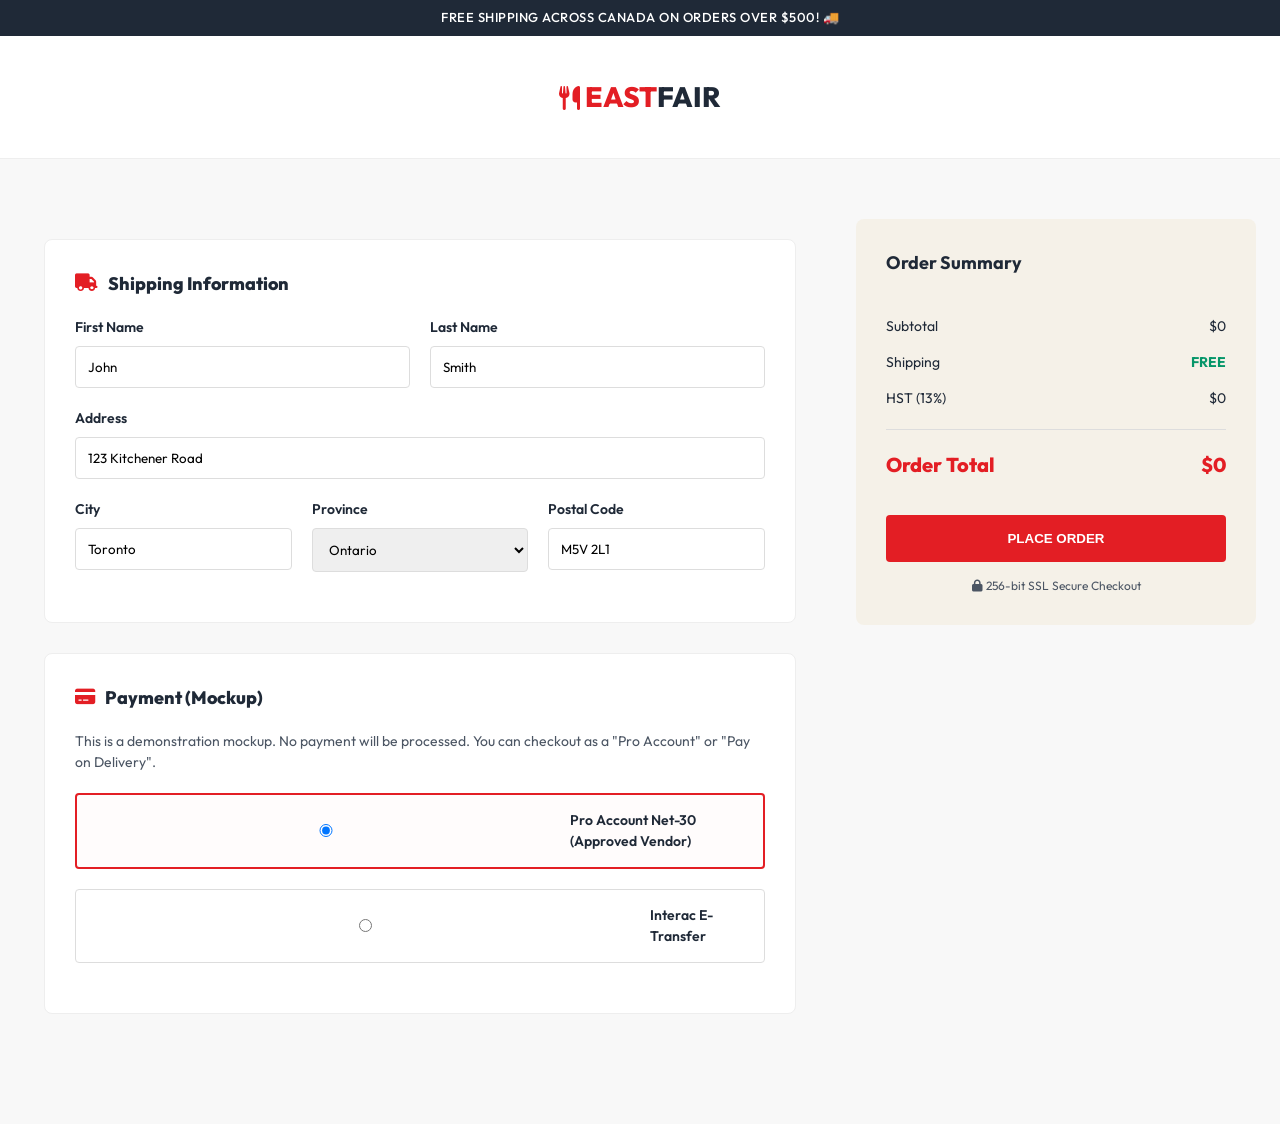
<file: checkout.html>
<!DOCTYPE html>
<html lang="en">
<head>
    <meta charset="UTF-8">
    <meta name="viewport" content="width=device-width, initial-scale=1.0">
    <title>Secure Checkout | EastFair - Professional Restaurant Supplies</title>
    <link rel="stylesheet" href="style.css">
    <link rel="stylesheet" href="https://cdnjs.cloudflare.com/ajax/libs/font-awesome/6.4.0/css/all.min.css">
    <style>
        .checkout-container {
            display: grid;
            grid-template-columns: 1fr 400px;
            gap: 40px;
            padding: 60px 0;
        }
        
        .checkout-main {
            padding: 20px;
        }

        .checkout-section {
            background: var(--bg-white);
            border: 1px solid var(--border-light);
            border-radius: 8px;
            padding: 30px;
            margin-bottom: 30px;
        }

        .checkout-section h2 {
            font-size: 18px;
            font-weight: 800;
            margin-bottom: 20px;
            display: flex;
            align-items: center;
            gap: 10px;
        }

        .form-group {
            margin-bottom: 20px;
        }

        .form-group label {
            display: block;
            font-size: 14px;
            font-weight: 600;
            margin-bottom: 8px;
        }

        .form-group input, .form-group select {
            width: 100%;
            padding: 12px;
            border: 1px solid var(--border-medium);
            border-radius: 4px;
            font-family: inherit;
        }

        .checkout-summary {
            background: var(--cream-bg);
            border-radius: 8px;
            padding: 30px;
            position: sticky;
            top: 100px;
            height: fit-content;
        }

        .summary-row {
            display: flex;
            justify-content: space-between;
            margin-bottom: 15px;
            font-size: 14px;
        }

        .summary-total {
            border-top: 1px solid var(--border-medium);
            padding-top: 20px;
            margin-top: 20px;
            font-size: 20px;
            font-weight: 800;
            color: var(--primary-red);
        }

        .order-complete-overlay {
            position: fixed;
            top: 0;
            left: 0;
            width: 100%;
            height: 100%;
            background: var(--bg-white);
            z-index: 5000;
            display: none;
            align-items: center;
            justify-content: center;
            text-align: center;
            padding: 20px;
        }

        .order-complete-overlay.active {
            display: flex;
        }

        .success-icon {
            width: 80px;
            height: 80px;
            background: #D1FAE5;
            color: #059669;
            border-radius: 50%;
            display: flex;
            align-items: center;
            justify-content: center;
            font-size: 32px;
            margin: 0 auto 30px;
        }

        @media (max-width: 900px) {
            .checkout-container { grid-template-columns: 1fr; }
            .checkout-summary { position: static; }
        }
    </style>
</head>
<body style="background: #f8f8f8;">

    <!-- Announcement Bar -->
    <div class="announcement-bar">
        FREE SHIPPING ACROSS CANADA ON ORDERS OVER $500! 🚚
    </div>

    <!-- Header (Condensed) -->
    <header class="main-header" style="background: white;">
        <div class="container" style="display: flex; justify-content: center; padding: 20px 0;">
            <div class="logo">
                <a href="index.html">
                    <i class="fas fa-utensils" style="font-size: 24px;"></i>
                    EAST<span>FAIR</span>
                </a>
            </div>
        </div>
    </header>

    <main class="container">
        <div class="checkout-container">
            <div class="checkout-main">
                <div class="checkout-section">
                    <h2><i class="fas fa-truck" style="color: var(--primary-red);"></i> Shipping Information</h2>
                    <div style="display: grid; grid-template-columns: 1fr 1fr; gap: 20px;">
                        <div class="form-group">
                            <label>First Name</label>
                            <input type="text" placeholder="John" value="John">
                        </div>
                        <div class="form-group">
                            <label>Last Name</label>
                            <input type="text" placeholder="Smith" value="Smith">
                        </div>
                    </div>
                    <div class="form-group">
                        <label>Address</label>
                        <input type="text" placeholder="Street Address" value="123 Kitchener Road">
                    </div>
                    <div style="display: grid; grid-template-columns: 1fr 1fr 1fr; gap: 20px;">
                        <div class="form-group">
                            <label>City</label>
                            <input type="text" placeholder="Toronto" value="Toronto">
                        </div>
                        <div class="form-group">
                            <label>Province</label>
                            <select>
                                <option>Ontario</option>
                                <option>Quebec</option>
                                <option>British Columbia</option>
                                <option>Alberta</option>
                            </select>
                        </div>
                        <div class="form-group">
                            <label>Postal Code</label>
                            <input type="text" placeholder="A1B 2C3" value="M5V 2L1">
                        </div>
                    </div>
                </div>

                <div class="checkout-section">
                    <h2><i class="fas fa-credit-card" style="color: var(--primary-red);"></i> Payment (Mockup)</h2>
                    <p style="font-size: 14px; color: var(--text-gray); margin-bottom: 20px;">This is a demonstration mockup. No payment will be processed. You can checkout as a "Pro Account" or "Pay on Delivery".</p>
                    <div class="form-group">
                        <label style="display: flex; align-items: center; gap: 10px; cursor: pointer; padding: 15px; border: 2px solid var(--primary-red); border-radius: 4px; background: #fffcfc;">
                            <input type="radio" name="payment" checked>
                            <span>Pro Account Net-30 (Approved Vendor)</span>
                        </label>
                    </div>
                    <div class="form-group">
                        <label style="display: flex; align-items: center; gap: 10px; cursor: pointer; padding: 15px; border: 1px solid var(--border-medium); border-radius: 4px;">
                            <input type="radio" name="payment">
                            <span>Interac E-Transfer</span>
                        </label>
                    </div>
                </div>
            </div>

            <aside class="checkout-summary">
                <h2 style="font-size: 18px; margin-bottom: 20px;">Order Summary</h2>
                <div id="checkout-items-list" style="max-height: 300px; overflow-y: auto; margin-bottom: 20px;">
                    <!-- Items injected by JS -->
                </div>
                
                <div class="summary-row">
                    <span>Subtotal</span>
                    <span id="checkout-subtotal">$0.00</span>
                </div>
                <div class="summary-row">
                    <span>Shipping</span>
                    <span style="color: #059669; font-weight: 700;">FREE</span>
                </div>
                <div class="summary-row">
                    <span>HST (13%)</span>
                    <span id="checkout-tax">$0.00</span>
                </div>
                <div class="summary-row summary-total">
                    <span>Order Total</span>
                    <span id="checkout-total">$0.00</span>
                </div>

                <button class="btn-checkout" style="margin-top: 20px;" onclick="placeOrder()">Place Order</button>
                <div style="text-align: center; margin-top: 15px; font-size: 12px; color: var(--text-gray);">
                    <i class="fas fa-lock"></i> 256-bit SSL Secure Checkout
                </div>
            </aside>
        </div>
    </main>

    <div class="order-complete-overlay" id="success-overlay">
        <div class="container">
            <div class="success-icon"><i class="fas fa-check"></i></div>
            <h1 style="font-size: 48px; margin-bottom: 10px;">Order Placed Successfully!</h1>
            <p style="font-size: 18px; color: var(--text-gray); margin-bottom: 30px;">Thank you for choosing EastFair. Your order number is <strong>#EF-2026-8812</strong>.</p>
            <p>Our team will contact you shortly to confirm delivery details.</p>
            <div style="margin-top: 40px; display: flex; gap: 20px; justify-content: center;">
                <button class="btn" style="border: none;" onclick="window.location.href='index.html'">Return to Store</button>
                <button class="btn" style="background: var(--dark-gray); border: none;" onclick="window.location.href='account.html'">View My Orders</button>
            </div>
        </div>
    </div>

    <script src="main.js"></script>
    <script>
        // Specific logic for checkout page summary
        document.addEventListener('DOMContentLoaded', () => {
            const list = document.getElementById('checkout-items-list');
            /* Disabled for demo:
            if (Cart.items.length === 0) {
                window.location.href = 'index.html';
                return;
            }
            */

            list.innerHTML = Cart.items.map(item => `
                <div style="display: flex; justify-content: space-between; font-size: 13px; margin-bottom: 10px;">
                    <div>${item.quantity}x ${item.name}</div>
                    <div style="font-weight: 700;">$${(item.price * item.quantity).toLocaleString()}</div>
                </div>
            `).join('');

            const subtotal = Cart.subtotal;
            const tax = subtotal * 0.13;
            const total = subtotal + tax;

            document.getElementById('checkout-subtotal').innerText = `$${subtotal.toLocaleString()}`;
            document.getElementById('checkout-tax').innerText = `$${tax.toLocaleString()}`;
            document.getElementById('checkout-total').innerText = `$${total.toLocaleString()}`;
        });

        function placeOrder() {
            // Simulated placement
            document.getElementById('success-overlay').classList.add('active');
            Cart.clear();
        }
    </script>
</body>
</html>
</file>
<file: style.css>
@import url('https://fonts.googleapis.com/css2?family=Outfit:wght@300;400;500;600;700;800&display=swap');

:root {
    --primary-red: #E31E24;
    --primary-red-hover: #C71A1F;
    --gold: #D4AF37;
    --cream-bg: #F5F1E8;
    --dark-gray: #1F2937;
    --text-gray: #4B5563;
    --light-gray: #E5E7EB;
    --border-light: #EEEEEE;
    --border-medium: #DDDDDD;
    --bg-white: #FFFFFF;
    --shadow-soft: 0 4px 12px rgba(0, 0, 0, 0.05);
    --shadow-strong: 0 8px 24px rgba(0, 0, 0, 0.1);
    --transition-base: all 0.3s cubic-bezier(0.4, 0, 0.2, 1);
    --container-width: 1280px;
}

* {
    margin: 0;
    padding: 0;
    box-sizing: border-box;
}

body {
    font-family: 'Outfit', sans-serif;
    color: var(--dark-gray);
    background-color: var(--bg-white);
    line-height: 1.5;
    -webkit-font-smoothing: antialiased;
}

a {
    text-decoration: none;
    color: inherit;
    transition: var(--transition-base);
}

ul {
    list-style: none;
}

img {
    max-width: 100%;
    display: block;
}

.container {
    max-width: var(--container-width);
    margin: 0 auto;
    padding: 0 24px;
}

/* Header & Navigation */
.announcement-bar {
    background-color: var(--dark-gray);
    color: var(--bg-white);
    text-align: center;
    padding: 8px 0;
    font-size: 13px;
    font-weight: 500;
    letter-spacing: 0.5px;
}

.main-header {
    border-bottom: 1px solid var(--border-light);
    padding: 20px 0;
    background: var(--bg-white);
    position: sticky;
    top: 0;
    z-index: 6000; /* Increased to stay above overlay */
}

.header-content {
    display: flex;
    align-items: center;
    justify-content: space-between;
    gap: 40px;
}

.logo {
    font-size: 28px;
    font-weight: 800;
    color: var(--primary-red);
    display: flex;
    align-items: center;
    gap: 12px;
}

.logo span {
    color: var(--dark-gray);
}

.search-bar {
    flex: 1;
    max-width: 600px;
    position: relative;
}

.search-bar input {
    width: 100%;
    padding: 12px 20px;
    padding-right: 50px;
    border: 1.5px solid var(--border-medium);
    border-radius: 8px;
    font-size: 14px;
    outline: none;
    transition: var(--transition-base);
}

.search-bar input:focus {
    border-color: var(--primary-red);
    box-shadow: 0 0 0 4px rgba(211, 47, 47, 0.1);
}

.search-bar i {
    position: absolute;
    right: 20px;
    top: 50%;
    transform: translateY(-50%);
    color: var(--text-gray);
}

.header-actions {
    display: flex;
    align-items: center;
    gap: 24px;
    font-weight: 600;
}

.nav-bar {
    position: relative;
    /* border-bottom removal as it's now in main-header */
}

.nav-links {
    display: flex;
    justify-content: center;
    gap: 20px;
    padding: 0; /* Handled by li padding now */
}

.nav-link {
    font-size: 14px;
    font-weight: 600;
    text-transform: uppercase;
    letter-spacing: 1px;
    position: relative;
    white-space: nowrap;
}

.nav-link::after {
    content: '';
    position: absolute;
    bottom: -5px;
    left: 0;
    width: 0;
    height: 2px;
    background: var(--primary-red);
    transition: var(--transition-base);
}

.nav-link:hover::after {
    width: 100%;
}

/* Mega Menu Styles */
.nav-links li {
    position: relative;
    padding: 15px 15px; /* Increased padding for better hover target */
    margin: 0 5px;
}

.mega-menu {
    position: absolute;
    top: 100%;
    left: 50%;
    transform: translateX(-50%) translateY(10px);
    width: 900px;
    background: var(--bg-white);
    border: 1px solid var(--border-light);
    box-shadow: var(--shadow-strong);
    display: flex;
    padding: 40px;
    gap: 40px;
    opacity: 0;
    visibility: hidden;
    transition: all 0.3s cubic-bezier(0.4, 0, 0.2, 1);
    z-index: 10000; /* Extremely high to stay above everything */
    pointer-events: none; /* Disable when invisible */
}

.nav-links li:hover .mega-menu {
    opacity: 1;
    visibility: visible;
    transform: translateX(-50%) translateY(0);
    pointer-events: auto;
}

/* More robust Hover bridge */
.nav-links li::after {
    content: '';
    position: absolute;
    bottom: -20px;
    left: 0;
    width: 100%;
    height: 30px; /* Wider bridge */
    display: block;
    z-index: 1;
}

.nav-bar {
    position: relative;
    z-index: 1500; /* Above header-content */
}

.mega-col {
    flex: 1;
}

.mega-col h4 {
    font-size: 14px;
    font-weight: 800;
    text-transform: uppercase;
    color: var(--primary-red);
    margin-bottom: 20px;
    border-bottom: 1px solid var(--border-light);
    padding-bottom: 10px;
}

.mega-col ul li {
    display: block;
    margin-bottom: 10px;
    padding: 0; /* Override */
}

.mega-col ul li a {
    font-size: 14px;
    color: var(--text-gray);
    font-weight: 500;
}

.mega-col ul li a:hover {
    color: var(--primary-red);
    padding-left: 5px;
}

.mega-promo {
    background: var(--cream-bg);
    padding: 20px;
    border-radius: 8px;
    text-align: center;
}

.mega-promo img {
    border-radius: 4px;
    margin-bottom: 15px;
}

.mega-promo h5 {
    font-weight: 700;
    margin-bottom: 10px;
}
.hero {
    position: relative;
    height: 600px;
    background: #000;
    overflow: hidden;
    display: flex;
    align-items: center;
}

.hero-img {
    position: absolute;
    top: 0;
    left: 0;
    width: 100%;
    height: 100%;
    object-fit: cover;
    opacity: 0.7;
}

.hero-content {
    position: relative;
    z-index: 10;
    max-width: 700px;
    color: var(--bg-white);
}

.hero-tag {
    background: var(--primary-red);
    padding: 6px 14px;
    font-size: 14px;
    font-weight: 700;
    display: inline-block;
    margin-bottom: 24px;
    text-transform: uppercase;
}

.hero h1 {
    font-size: 64px;
    font-weight: 800;
    line-height: 1.1;
    margin-bottom: 24px;
}

.hero p {
    font-size: 18px;
    margin-bottom: 40px;
    opacity: 0.9;
}

.btn {
    display: inline-block;
    padding: 16px 40px;
    background: var(--primary-red);
    color: var(--bg-white);
    font-weight: 700;
    border-radius: 4px;
    text-transform: uppercase;
    letter-spacing: 1px;
}

.btn:hover {
    background: var(--primary-red-hover);
    transform: translateY(-2px);
    box-shadow: var(--shadow-strong);
}

/* Category Grid */
.section-title {
    text-align: center;
    margin: 80px 0 40px;
}

.section-title h2 {
    font-size: 32px;
    font-weight: 800;
    text-transform: uppercase;
}

.category-row {
    display: grid;
    grid-template-columns: repeat(6, 1fr);
    gap: 20px;
    margin-bottom: 80px;
}

.category-item {
    text-align: center;
}

.category-circle {
    width: 100%;
    aspect-ratio: 1;
    background: var(--cream-bg);
    border-radius: 50%;
    margin-bottom: 16px;
    display: flex;
    align-items: center;
    justify-content: center;
    overflow: hidden;
    transition: var(--transition-base);
    border: 1px solid var(--border-light);
}

.category-item:hover .category-circle {
    border-color: var(--primary-red);
    box-shadow: var(--shadow-soft);
    transform: scale(1.05);
}

.category-item span {
    font-weight: 600;
    font-size: 14px;
}

/* Product Grid */
.product-grid {
    display: grid;
    grid-template-columns: repeat(4, 1fr);
    gap: 30px;
    margin-bottom: 80px;
}

.product-card {
    background: var(--bg-white);
    border: 1.5px solid var(--border-light);
    border-radius: 8px;
    padding: 20px;
    transition: var(--transition-base);
    position: relative;
}

.product-card:hover {
    border-color: var(--primary-red);
    box-shadow: var(--shadow-soft);
}

.product-img {
    background: var(--cream-bg);
    border-radius: 6px;
    padding: 20px;
    margin-bottom: 20px;
    aspect-ratio: 1;
    display: flex;
    align-items: center;
    justify-content: center;
    position: relative;
}

.badge {
    position: absolute;
    top: 10px;
    left: 10px;
    background: var(--primary-red);
    color: var(--bg-white);
    font-size: 10px;
    font-weight: 800;
    padding: 4px 8px;
    border-radius: 2px;
    text-transform: uppercase;
}

.product-info h3 {
    font-size: 16px;
    font-weight: 600;
    margin-bottom: 12px;
    height: 48px;
    overflow: hidden;
}

.price-row {
    display: flex;
    align-items: center;
    gap: 12px;
}

.price-new {
    font-size: 20px;
    font-weight: 800;
    color: var(--primary-red);
}

.price-old {
    font-size: 14px;
    text-decoration: line-through;
    color: var(--text-gray);
}

.quick-view {
    position: absolute;
    bottom: 20px;
    left: 20px;
    right: 20px;
    background: var(--dark-gray);
    color: var(--bg-white);
    text-align: center;
    padding: 10px;
    font-size: 12px;
    font-weight: 700;
    text-transform: uppercase;
    opacity: 0;
    transform: translateY(10px);
    transition: var(--transition-base);
}

.product-card:hover .quick-view {
    opacity: 1;
    transform: translateY(0);
}

/* Value Props */
.value-props {
    background: var(--cream-bg);
    padding: 60px 0;
    border-top: 1px solid var(--border-light);
}

.props-grid {
    display: grid;
    grid-template-columns: repeat(4, 1fr);
    gap: 40px;
}

.prop-item {
    display: flex;
    align-items: center;
    gap: 20px;
}

.prop-icon {
    font-size: 32px;
    color: var(--primary-red);
}

.prop-text h4 {
    font-size: 16px;
    font-weight: 700;
    margin-bottom: 4px;
}

.prop-text p {
    font-size: 14px;
    color: var(--text-gray);
}

/* Footer */
footer {
    background: var(--dark-gray);
    color: var(--bg-white);
    padding: 80px 0 40px;
}

.footer-grid {
    display: grid;
    grid-template-columns: 2fr 1fr 1fr 1fr;
    gap: 60px;
    margin-bottom: 60px;
}

.footer-col h4 {
    font-size: 18px;
    font-weight: 700;
    margin-bottom: 24px;
    text-transform: uppercase;
}

.footer-col p {
    color: #AAA;
    font-size: 14px;
    line-height: 2;
}

.footer-links li {
    margin-bottom: 12px;
}

.footer-links a {
    color: #AAA;
    font-size: 14px;
}

.footer-links a:hover {
    color: var(--primary-red);
    padding-left: 5px;
}

.footer-bottom {
    padding-top: 40px;
    border-top: 1px solid #333;
    display: flex;
    justify-content: space-between;
    font-size: 13px;
    color: #666;
}

/* Featured Categories (Change 1) */
.featured-categories {
    padding: 60px 0;
    background-color: var(--cream-bg);
}

.category-grid {
    display: grid;
    grid-template-columns: repeat(4, 1fr);
    gap: 24px;
}

/* Consolidated styles moved to main-header block */

.category-card {
    background: var(--bg-white);
    padding: 30px 20px;
    text-align: center;
    border-radius: 8px;
    border: 1px solid var(--border-light);
    transition: var(--transition-base);
    cursor: pointer;
    text-decoration: none;
    color: inherit;
    display: flex;
    flex-direction: column;
    align-items: center;
    justify-content: center;
    min-height: 200px;
}

.category-card i {
    font-size: 48px;
    color: var(--dark-gray);
    margin-bottom: 20px;
    transition: var(--transition-base);
}

.category-card h3 {
    font-size: 18px;
    font-weight: 700;
    margin-bottom: 8px;
    color: var(--dark-gray);
    transition: var(--transition-base);
}

.category-card .product-count {
    font-size: 14px;
    color: var(--text-gray);
    transition: var(--transition-base);
}

.category-card .shop-now {
    margin-top: 15px;
    font-weight: 700;
    font-size: 14px;
    color: var(--bg-white);
    opacity: 0;
    transform: translateY(10px);
    transition: var(--transition-base);
}

.category-card:hover {
    background-color: var(--primary-red);
    border-color: var(--primary-red);
    transform: translateY(-5px);
    box-shadow: var(--shadow-strong);
}

.category-card:hover i,
.category-card:hover h3,
.category-card:hover .product-count {
    color: var(--bg-white);
}

.category-card:hover .shop-now {
    opacity: 1;
    transform: translateY(0);
}

/* Enhanced Search (Change 5) */
.search-autocomplete {
    position: absolute;
    top: 100%;
    left: 0;
    right: 0;
    background: var(--bg-white);
    border: 1px solid var(--border-medium);
    border-top: none;
    border-radius: 0 0 8px 8px;
    box-shadow: var(--shadow-strong);
    z-index: 1100;
    display: none;
    max-height: 400px;
    overflow-y: auto;
}

.search-autocomplete.active {
    display: block;
}

.autocomplete-section {
    padding: 15px;
}

.autocomplete-section h4 {
    font-size: 12px;
    text-transform: uppercase;
    color: var(--text-gray);
    margin-bottom: 10px;
    border-bottom: 1px solid var(--border-light);
    padding-bottom: 5px;
}

.autocomplete-item {
    display: flex;
    align-items: center;
    gap: 15px;
    padding: 10px;
    cursor: pointer;
    transition: var(--transition-base);
    border-radius: 4px;
}

.autocomplete-item:hover {
    background-color: var(--cream-bg);
}

.autocomplete-item img {
    width: 40px;
    height: 40px;
    object-fit: contain;
    background: var(--cream-bg);
    border-radius: 4px;
}

.autocomplete-info {
    flex: 1;
}

.autocomplete-name {
    font-weight: 600;
    font-size: 14px;
}

.autocomplete-name span {
    color: var(--primary-red);
}

.autocomplete-meta {
    font-size: 12px;
    color: var(--text-gray);
}

/* Category Page (Change 3) */
.category-page-container {
    display: grid;
    grid-template-columns: 280px 1fr;
    gap: 30px;
    padding: 40px 0;
}

.filters-sidebar {
    background: var(--bg-white);
}

.filter-group {
    border-bottom: 1px solid var(--border-light);
    padding-bottom: 20px;
    margin-bottom: 20px;
}

.filter-header {
    display: flex;
    justify-content: space-between;
    align-items: center;
    cursor: pointer;
    margin-bottom: 15px;
}

.filter-header h4 {
    font-size: 16px;
    font-weight: 700;
}

.filter-content {
    display: flex;
    flex-direction: column;
    gap: 10px;
}

.filter-checkbox {
    display: flex;
    align-items: center;
    gap: 10px;
    font-size: 14px;
    cursor: pointer;
}

.filter-checkbox input {
    cursor: pointer;
    accent-color: var(--primary-red);
}

.filter-badge {
    margin-left: auto;
    font-size: 12px;
    color: var(--text-gray);
    background: var(--cream-bg);
    padding: 2px 6px;
    border-radius: 10px;
}

/* Comparison Toolbar (Change 2) */
.comparison-toolbar {
    position: fixed;
    bottom: 0;
    left: 0;
    right: 0;
    background: var(--dark-gray);
    color: var(--bg-white);
    padding: 15px 0;
    transform: translateY(100%);
    transition: var(--transition-base);
    z-index: 2000;
}

.comparison-toolbar.active {
    transform: translateY(0);
}

.toolbar-content {
    display: flex;
    justify-content: space-between;
    align-items: center;
}

.comparison-count {
    font-weight: 600;
}

.comparison-actions {
    display: flex;
    gap: 20px;
    align-items: center;
}

.compare-btn {
    background: var(--primary-red);
    border: none;
    color: white;
    padding: 8px 24px;
    border-radius: 4px;
    font-weight: 700;
    cursor: pointer;
}

.clear-selection {
    color: var(--light-gray);
    text-decoration: underline;
    font-size: 14px;
    cursor: pointer;
}

/* Product Detail Page (Change 4) */
.product-detail-grid {
    display: grid;
    grid-template-columns: 1fr 1fr;
    gap: 60px;
    margin: 40px 0;
}

.product-gallery {
    display: flex;
    flex-direction: column;
    gap: 20px;
}

.main-image {
    background: var(--cream-bg);
    border: 1px solid var(--border-light);
    border-radius: 8px;
    aspect-ratio: 1;
    display: flex;
    align-items: center;
    justify-content: center;
    overflow: hidden;
}

.thumbnail-list {
    display: flex;
    gap: 15px;
    overflow-x: auto;
    padding-bottom: 10px;
}

.thumbnail {
    width: 80px;
    height: 80px;
    border: 2px solid var(--border-light);
    border-radius: 4px;
    cursor: pointer;
    flex-shrink: 0;
    background: var(--bg-white);
}

.thumbnail.active {
    border-color: var(--primary-red);
}

.product-info-panel h1 {
    font-size: 32px;
    margin-bottom: 10px;
}

.product-meta {
    display: flex;
    gap: 20px;
    margin-bottom: 20px;
    font-size: 14px;
    color: var(--text-gray);
}

.rating-summary {
    display: flex;
    align-items: center;
    gap: 5px;
    color: var(--gold);
}

.product-pricing {
    margin-bottom: 30px;
}

.price-main {
    font-size: 36px;
    font-weight: 800;
    color: var(--primary-red);
}

.bulk-pricing {
    margin-top: 15px;
    background: var(--cream-bg);
    padding: 15px;
    border-radius: 4px;
}

.bulk-pricing table {
    width: 100%;
    font-size: 14px;
}

/* Tabs */
.detail-tabs {
    margin-top: 60px;
}

.tab-nav {
    display: flex;
    border-bottom: 2px solid var(--border-light);
    gap: 40px;
}

.tab-link {
    padding: 15px 0;
    font-weight: 700;
    cursor: pointer;
    position: relative;
    color: var(--text-gray);
}

.tab-link.active {
    color: var(--primary-red);
}

.tab-link.active::after {
    content: '';
    position: absolute;
    bottom: -2px;
    left: 0;
    width: 100%;
    height: 3px;
    background: var(--primary-red);
}

.tab-content {
    display: none;
    padding: 40px 0;
}

.tab-content.active {
    display: block;
}

.spec-table {
    width: 100%;
    border-collapse: collapse;
}

.spec-table tr {
    border-bottom: 1px solid var(--border-light);
}

.spec-table td {
    padding: 12px 15px;
}

.spec-table td:first-child {
    font-weight: 700;
    width: 30%;
    background: var(--cream-bg);
}

/* Responsive Overrides (Change 6) */
@media (max-width: 1024px) {
    .category-grid { grid-template-columns: repeat(2, 1fr); }
    .category-page-container { grid-template-columns: 1fr; }
    .filters-sidebar { display: none; } /* On mobile, we'd use a toggle */
    .product-detail-grid { grid-template-columns: 1fr; }
}

@media (max-width: 768px) {
    .category-grid { grid-template-columns: 1fr; }
    .hero h1 { font-size: 36px; }
    .nav-bar { display: none; } /* Use hamburger */
}


/* Cart Drawer Styles */
.drawer-overlay {
    position: fixed;
    top: 0;
    left: 0;
    width: 100%;
    height: 100%;
    background: rgba(0, 0, 0, 0.5);
    z-index: 5000; /* Below header and mobile-nav */
    opacity: 0;
    visibility: hidden;
    pointer-events: none;
    transition: var(--transition-base);
}

.drawer-overlay.active {
    opacity: 1;
    visibility: visible;
    pointer-events: auto;
}

.cart-drawer {
    position: fixed;
    top: 0;
    right: -400px;
    width: 400px;
    height: 100%;
    background: var(--bg-white);
    z-index: 2200;
    box-shadow: -5px 0 15px rgba(0,0,0,0.1);
    transition: var(--transition-base);
    display: flex;
    flex-direction: column;
}

.cart-drawer.active {
    right: 0;
}

.cart-drawer-header {
    padding: 24px;
    border-bottom: 1px solid var(--border-light);
    display: flex;
    justify-content: space-between;
    align-items: center;
}

.cart-drawer-header h3 {
    font-size: 20px;
    font-weight: 800;
    text-transform: uppercase;
}

.close-drawer {
    font-size: 24px;
    cursor: pointer;
    color: var(--text-gray);
}

.cart-items-container {
    flex: 1;
    overflow-y: auto;
    padding: 0 24px;
}

.cart-footer {
    padding: 24px;
    border-top: 1px solid var(--border-light);
    background: #fcfcfc;
}

.cart-total-row {
    display: flex;
    justify-content: space-between;
    margin-bottom: 20px;
}

.cart-total-row span:first-child {
    font-weight: 600;
    color: var(--text-gray);
}

.cart-total-row span:last-child {
    font-size: 20px;
    font-weight: 800;
    color: var(--primary-red);
}

.btn-checkout {
    width: 100%;
    padding: 16px;
    background: var(--primary-red);
    color: white;
    border: none;
    border-radius: 4px;
    font-weight: 700;
    text-transform: uppercase;
    cursor: pointer;
    transition: var(--transition-base);
}

.btn-checkout:hover {
    background: var(--primary-red-hover);
}

.mobile-nav, .mobile-menu-trigger {
    display: none;
}

/* --- Responsive Design --- */
@media (max-width: 1024px) {
    .container {
        padding: 0 20px;
    }
    .nav-links {
        gap: 20px;
    }
    .mega-menu {
        width: 95vw;
    }
}

@media (max-width: 768px) {
    .main-header {
        padding: 15px 0;
    }
    .header-content {
        display: grid;
        grid-template-columns: 50px 1fr 110px; /* Slightly wider side columns */
        align-items: center;
        gap: 10px;
        width: 100%;
        max-width: 100vw;
        padding: 10px 15px;
    }
    .search-bar {
        grid-row: 2;
        grid-column: 1 / span 3;
        margin: 5px 0;
    }
    .logo {
        grid-column: 2;
        justify-self: center;
    }
    .logo span {
        display: none;
    }
    .header-actions {
        grid-column: 3;
        gap: 12px;
        justify-self: end;
    }
    .header-actions a i {
        font-size: 18px;
    }
    .header-actions a span {
        display: none;
    }

    /* Mobile Menu Toggle */
    .mobile-menu-trigger {
        grid-column: 1;
        display: flex !important;
        align-items: center;
        justify-content: center;
        width: 44px;
        height: 44px;
        font-size: 24px;
        color: var(--dark-gray);
        background: none;
        border: none;
        cursor: pointer;
        z-index: 6500;
        margin-left: -5px; /* Slight offset for alignment */
        pointer-events: auto;
    }

    .nav-bar {
        display: none !important; /* Hide desktop nav */
    }

    /* Mobile Nav Overlay */
    .mobile-nav {
        position: fixed;
        display: block !important; /* Force display for transition */
        top: 0;
        left: 0;
        width: 85%;
        height: 100%;
        background: var(--bg-white);
        z-index: 7000;
        transform: translateX(-100%);
        transition: transform 0.4s cubic-bezier(0.4, 0, 0.2, 1);
        padding: 60px 30px;
        box-shadow: var(--shadow-strong);
        overflow-y: auto;
        pointer-events: none; /* Crucial fix: don't block clicks when hidden */
        visibility: hidden;
    }
    .mobile-nav.active {
        transform: translateX(0);
        pointer-events: auto;
        visibility: visible;
    }
    .mobile-nav-close {
        position: absolute;
        top: 20px;
        right: 20px;
        font-size: 24px;
        color: var(--text-gray);
        cursor: pointer;
    }
    .mobile-nav ul {
        list-style: none;
        padding: 0;
    }
    .mobile-nav li {
        margin-bottom: 25px;
        border-bottom: 1px solid var(--border-light);
        padding-bottom: 10px;
    }
    .mobile-nav a {
        font-size: 16px;
        font-weight: 700;
        color: var(--dark-gray);
        text-decoration: none;
        text-transform: uppercase;
        display: block;
    }

    /* Product Grid Responsive */
    .product-grid {
        grid-template-columns: repeat(2, 1fr) !important;
        gap: 15px;
    }
    
    /* Account Stacking */
    .account-layout {
        display: flex !important;
        flex-direction: column !important;
    }
    .account-sidebar {
        width: 100% !important;
        margin-bottom: 40px;
    }

    /* Cart Mobile Fixes */
    .cart-drawer {
        width: 100% !important;
        right: -100%; /* Still starts off-screen */
    }
    .cart-drawer.active {
        right: 0;
    }

    .footer-content {
        grid-template-columns: 1fr !important;
        text-align: center;
        gap: 30px;
    }
    .footer-col {
        display: flex;
        flex-direction: column;
        align-items: center;
    }
}

@media (max-width: 480px) {
    .hero-content h1 {
        font-size: 32px;
    }
    .btn {
        padding: 12px 20px;
    }
    .footer-content {
        grid-template-columns: 1fr !important;
        text-align: center;
    }
}
</file>
